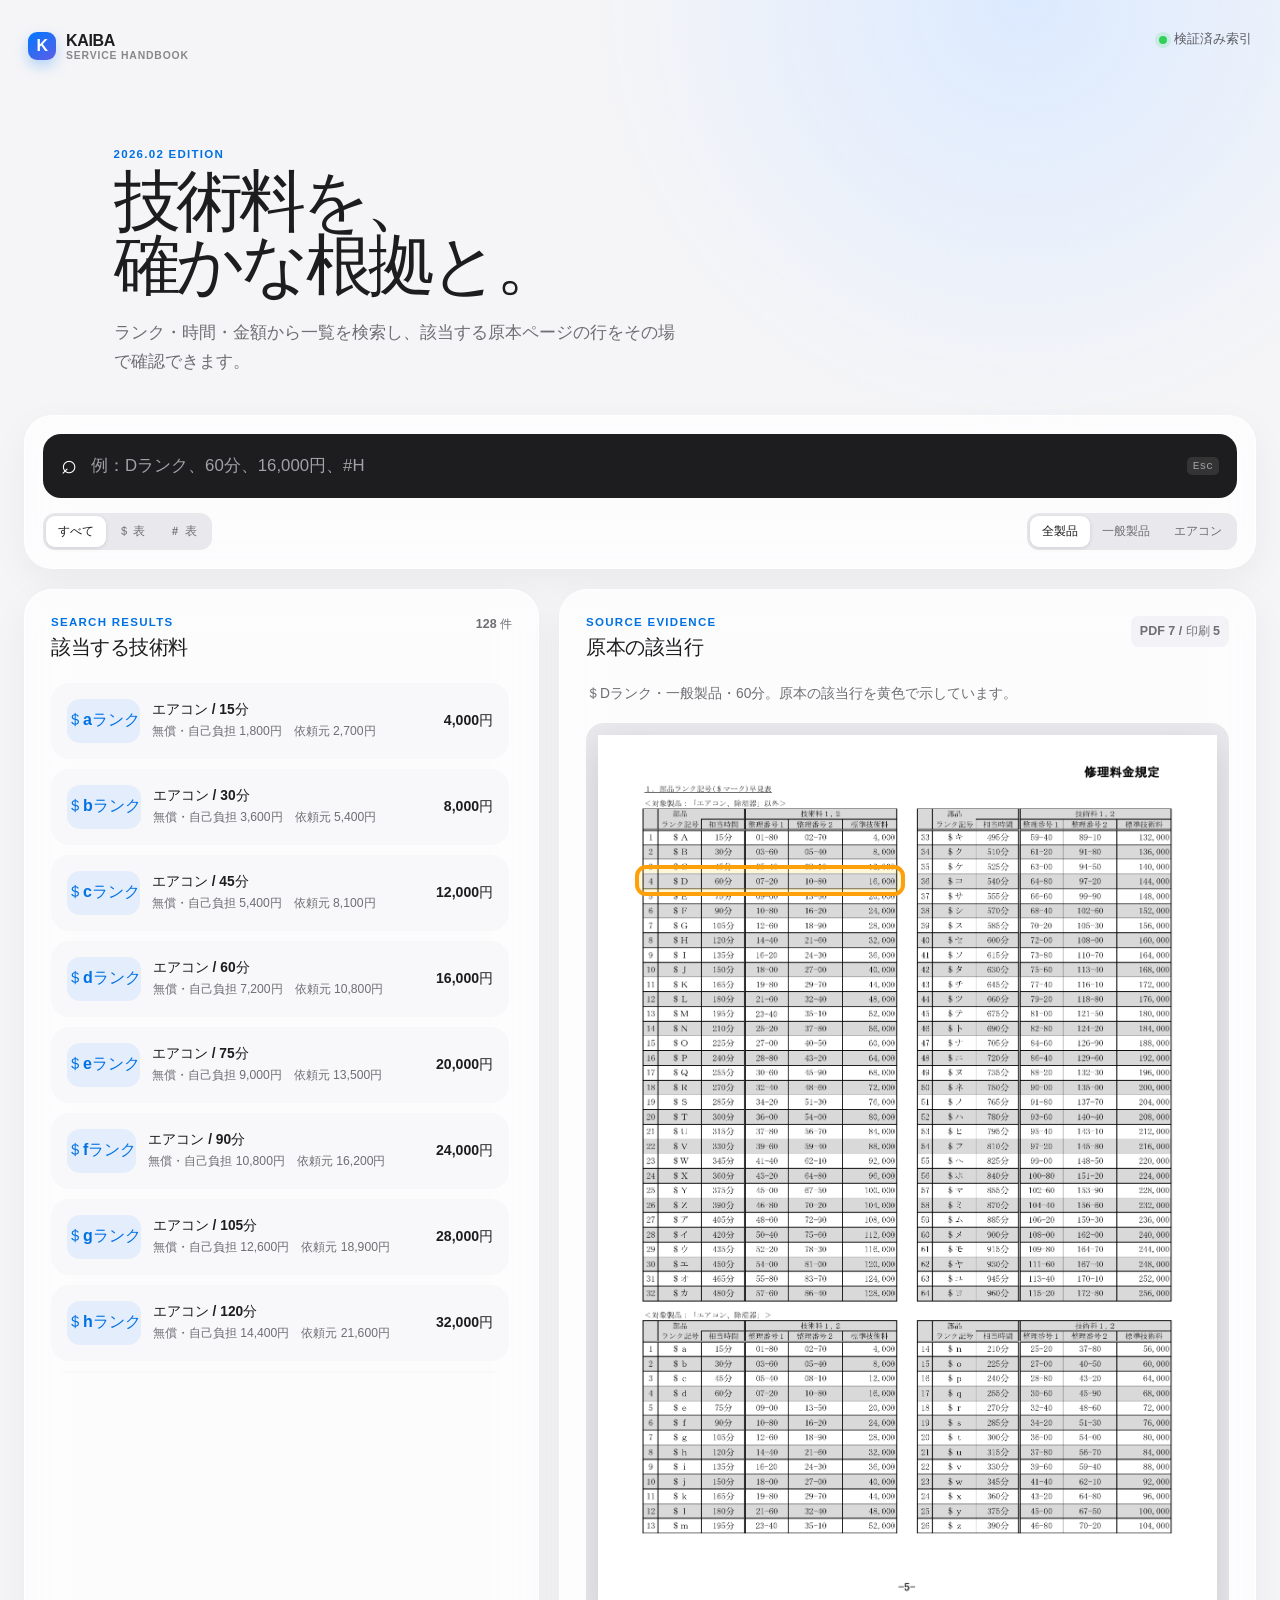
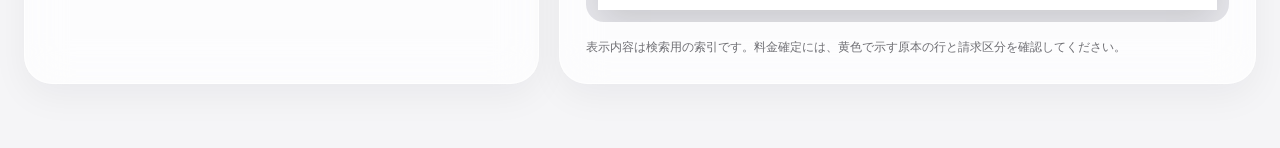
<file: handbook-viewer/index.html>
<!doctype html>
<html lang="ja">
  <head>
    <meta charset="utf-8">
    <meta name="viewport" content="width=device-width, initial-scale=1">
    <meta name="color-scheme" content="light dark">
    <title>技術料一覧 | KAIBA</title>
    <link rel="stylesheet" href="./styles.css">
  </head>
  <body>
    <main class="app-shell">
      <header class="topbar">
        <a class="brand" href="#top" aria-label="技術料一覧の先頭へ">
          <span class="brand-mark" aria-hidden="true">K</span>
          <span>KAIBA <small>Service Handbook</small></span>
        </a>
        <p class="source-state"><span class="state-dot"></span>検証済み索引</p>
      </header>

      <section class="hero" id="top" aria-labelledby="page-title">
        <p class="eyebrow">2026.02 EDITION</p>
        <h1 id="page-title">技術料を、<br>確かな根拠と。</h1>
        <p class="intro">ランク・時間・金額から一覧を検索し、該当する原本ページの行をその場で確認できます。</p>
      </section>

      <section class="search-panel" aria-label="技術料を検索">
        <label class="search-box" for="search-input">
          <span aria-hidden="true">⌕</span>
          <input id="search-input" type="search" autocomplete="off" placeholder="例：Dランク、60分、16,000円、#H" autofocus>
          <kbd>Esc</kbd>
        </label>
        <div class="filter-row" aria-label="絞り込み">
          <div class="segmented" role="group" aria-label="表の種類">
            <button type="button" class="is-active" data-filter="mark" data-value="all">すべて</button>
            <button type="button" data-filter="mark" data-value="dollar">＄ 表</button>
            <button type="button" data-filter="mark" data-value="sharp">＃ 表</button>
          </div>
          <div class="segmented" role="group" aria-label="製品区分">
            <button type="button" class="is-active" data-filter="category" data-value="all">全製品</button>
            <button type="button" data-filter="category" data-value="general">一般製品</button>
            <button type="button" data-filter="category" data-value="aircon">エアコン</button>
          </div>
        </div>
      </section>

      <section class="workspace" aria-label="検索結果と原本表示">
        <section class="results-panel" aria-labelledby="results-title">
          <div class="section-heading">
            <div>
              <p class="eyebrow">SEARCH RESULTS</p>
              <h2 id="results-title">該当する技術料</h2>
            </div>
            <output id="result-count" aria-live="polite"></output>
          </div>
          <div id="result-list" class="result-list" aria-live="polite"></div>
        </section>

        <aside class="evidence-panel" aria-labelledby="evidence-title">
          <div class="section-heading evidence-heading">
            <div>
              <p class="eyebrow">SOURCE EVIDENCE</p>
              <h2 id="evidence-title">原本の該当行</h2>
            </div>
            <span id="page-label" class="page-label">PDF 7 / 印刷 5</span>
          </div>
          <p id="selection-summary" class="selection-summary">検索結果を選ぶと、原本ページ内の該当行を強調表示します。</p>
          <div class="document-frame">
            <div id="page-stage" class="page-stage" tabindex="0" aria-label="サービスハンドブックの原本ページ">
              <img id="source-page" src="./assets/fee-page-7.png" alt="2026年2月サービスハンドブック PDF 7ページ 技術料一覧表">
              <div id="evidence-highlight" class="evidence-highlight" hidden aria-hidden="true"><span>該当行</span></div>
            </div>
          </div>
          <p class="evidence-note">表示内容は検索用の索引です。料金確定には、黄色で示す原本の行と請求区分を確認してください。</p>
        </aside>
      </section>
    </main>
    <script src="./technical-fee-data.js"></script>
    <script src="./app.js"></script>
  </body>
</html>
</file>
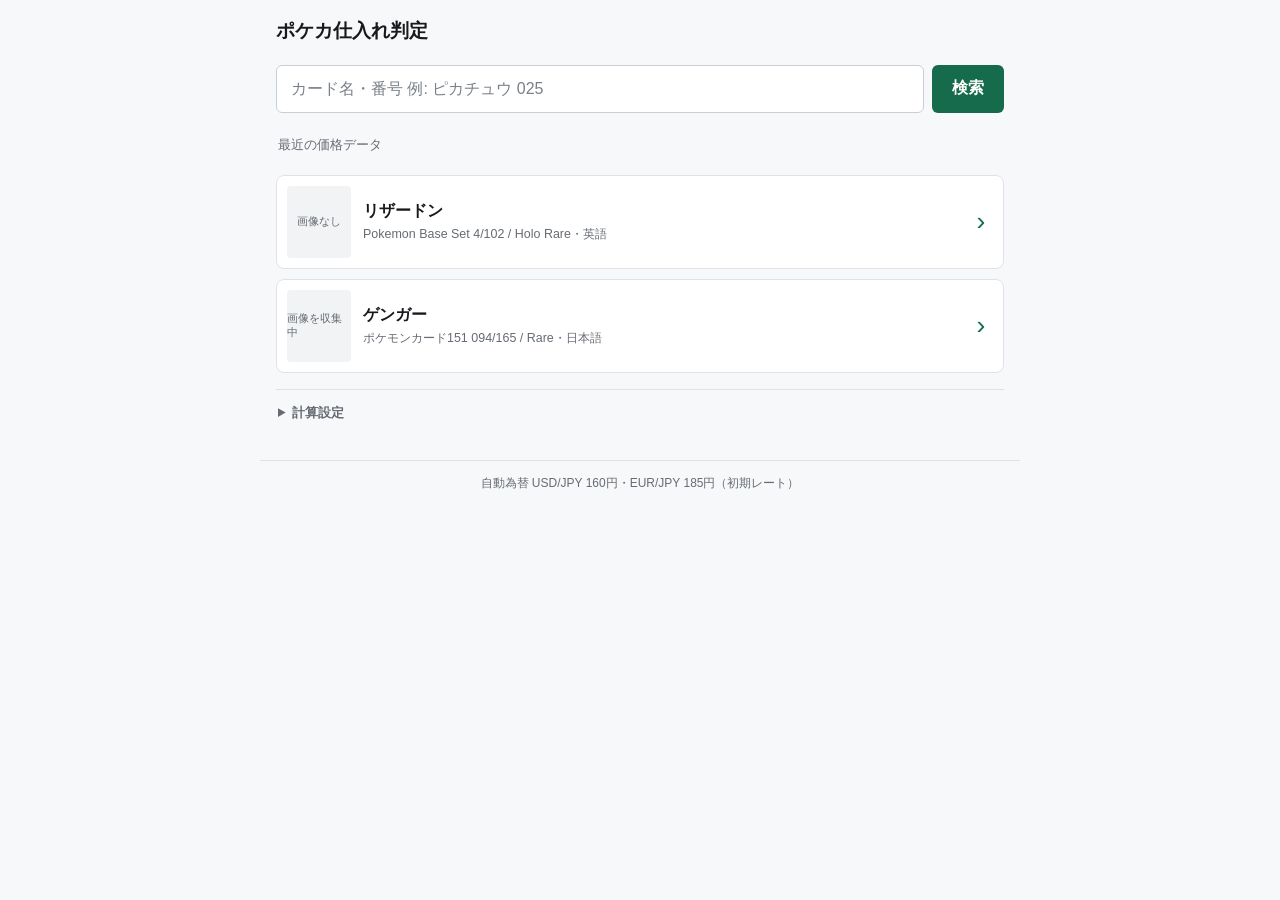
<file: pokemon-market/index.html>
<!doctype html>
<html lang="ja">
<head>
  <meta charset="utf-8">
  <meta name="viewport" content="width=device-width, initial-scale=1, viewport-fit=cover">
  <meta name="theme-color" content="#f7f8fa">
  <meta name="apple-mobile-web-app-capable" content="yes">
  <title>ポケカ仕入れ判定</title>
  <link rel="icon" href="data:,">
  <link rel="manifest" href="manifest.webmanifest">
  <link rel="stylesheet" href="styles.css?v=22">
</head>
<body>
  <header class="app-header">
    <h1>ポケカ仕入れ判定</h1>
  </header>

  <main class="app-main">
    <section class="search-section" aria-labelledby="searchTitle">
      <h2 id="searchTitle" class="visually-hidden">カード検索</h2>
      <form id="searchForm" class="search-form" role="search">
        <label class="visually-hidden" for="searchInput">カード名またはカード番号</label>
        <div class="search-row">
          <div class="search-field">
            <input
              id="searchInput"
              class="search-input"
              type="search"
              enterkeyhint="search"
              autocomplete="off"
              placeholder="カード名・番号 例: ピカチュウ 025"
            >
            <button id="clearSearch" class="clear-search" type="button" aria-label="検索語を消す" title="検索語を消す" hidden>×</button>
          </div>
          <button class="search-button" type="submit">検索</button>
        </div>
      </form>

      <div class="result-toolbar">
        <p id="searchStatus" class="search-status" role="status">カードを検索してください</p>
        <div id="rarityFilters" class="rarity-filters" role="group" aria-label="レアリティで絞り込む" hidden></div>
      </div>

      <section id="selectionPanel" class="selection-panel" aria-label="選択したカード" hidden>
        <article class="selected-card">
          <div id="selectedCardSummary" class="selected-card-summary"></div>
          <button id="chooseAnother" class="choose-another" type="button">選び直す</button>
          <div id="selectedMarket" class="card-calculator"></div>

          <div class="store-price-row">
            <label for="purchasePriceInput">仕入れ金額</label>
            <div class="store-price-input">
              <span aria-hidden="true">円</span>
              <input id="purchasePriceInput" type="number" min="0" step="1" inputmode="numeric" placeholder="500">
            </div>
          </div>

          <div id="selectedProfit" class="profit-strip" aria-label="種類別利益" aria-live="polite"></div>
        </article>
      </section>

      <div id="cardList" class="card-list" aria-live="polite"></div>
    </section>

    <details class="calculator-settings">
      <summary>計算設定</summary>
      <div class="settings-grid">
        <label>eBay手数料 (%)<input id="feeRateInput" type="number" min="0" max="100" step="0.1"></label>
        <label>海外送料 (円)<input id="internationalShippingInput" type="number" min="0" step="1"></label>
        <label>梱包費 (円)<input id="packingCostInput" type="number" min="0" step="1"></label>
        <label>為替余裕率 (%)<input id="fxBufferRateInput" type="number" min="0" max="100" step="0.1"></label>
        <label>目標利益 (円)<input id="targetProfitInput" type="number" min="0" step="1"></label>
        <label>目標ROI (%)<input id="targetRoiInput" type="number" min="0" step="1"></label>
      </div>
    </details>
  </main>

  <footer class="app-footer">
    <p id="fxStatus" role="status">為替レートを取得中</p>
  </footer>

  <div id="notification" class="notification" role="status" aria-live="polite" aria-atomic="true"></div>
  <script type="module" src="app.js?v=22"></script>
</body>
</html>
</file>
<file: handbook-viewer/styles.css>
:root { color-scheme: light dark; font-family: -apple-system, BlinkMacSystemFont, "Segoe UI", sans-serif; background: #f5f5f7; color: #1d1d1f; font-synthesis: none; }
* { box-sizing: border-box; }
body { margin: 0; min-width: 320px; background: radial-gradient(circle at 80% 0%, #dceaff 0, transparent 27rem), #f5f5f7; }
button, input { font: inherit; }
button { cursor: pointer; }
.app-shell { width: min(1440px, calc(100% - 48px)); margin: 0 auto; padding: 20px 0 64px; }
.topbar { min-height: 52px; display: flex; justify-content: space-between; align-items: center; padding: 0 4px; }
.brand { color: inherit; display: inline-flex; gap: 10px; align-items: center; text-decoration: none; font-weight: 700; letter-spacing: -.02em; }
.brand small { display: block; font-size: .65rem; font-weight: 600; letter-spacing: .08em; opacity: .5; text-transform: uppercase; }
.brand-mark { width: 28px; height: 28px; display: grid; place-items: center; border-radius: 9px; color: #fff; background: linear-gradient(145deg, #007aff, #5e5ce6); box-shadow: 0 6px 14px #007aff45; }
.source-state { display: flex; gap: 7px; align-items: center; font-size: .8rem; font-weight: 650; color: #5b5b61; }
.state-dot { width: 8px; height: 8px; border-radius: 50%; background: #30d158; box-shadow: 0 0 0 4px #30d15826; }
.hero { padding: clamp(44px, 6vw, 76px) 7vw 38px; max-width: 800px; }
.eyebrow { margin: 0 0 10px; color: #0071e3; font-size: .72rem; font-weight: 800; letter-spacing: .11em; }
h1, h2, p { margin-top: 0; } h1 { margin-bottom: 20px; font-size: clamp(2.9rem, 5.2vw, 4.8rem); line-height: .96; letter-spacing: -.065em; }
h2 { margin-bottom: 0; font-size: 1.25rem; letter-spacing: -.025em; }.intro { max-width: 570px; margin-bottom: 0; color: #6e6e73; font-size: 1.08rem; line-height: 1.7; }
.search-panel, .results-panel, .evidence-panel { border: 1px solid #ffffffb5; background: #ffffffb8; box-shadow: 0 12px 36px #1d1d1f0d; backdrop-filter: blur(22px) saturate(150%); }
.search-panel { padding: 18px; border-radius: 28px; }.search-box { min-height: 64px; display: flex; align-items: center; gap: 12px; padding: 0 18px; border-radius: 18px; background: #1d1d1f; color: #fff; }.search-box > span { font-size: 1.7rem; transform: translateY(-2px); }.search-box input { flex: 1; min-width: 0; color: inherit; border: 0; outline: 0; background: transparent; font-size: 1.05rem; }.search-box input::placeholder { color: #a1a1a6; }.search-box kbd { border-radius: 5px; padding: 3px 6px; color: #a1a1a6; background: #ffffff1a; font-size: .7rem; }
.filter-row { display: flex; justify-content: space-between; gap: 12px; flex-wrap: wrap; padding-top: 15px; }.segmented { display: inline-flex; border-radius: 12px; padding: 3px; background: #e8e8ed; }.segmented button { min-height: 31px; border: 0; border-radius: 9px; padding: 0 12px; color: #6e6e73; background: transparent; font-size: .78rem; font-weight: 700; }.segmented button.is-active { color: #1d1d1f; background: #fff; box-shadow: 0 1px 4px #0000001c; }
.workspace { display: grid; grid-template-columns: minmax(380px, .85fr) minmax(0, 1.15fr); gap: 20px; margin-top: 20px; }.results-panel, .evidence-panel { min-width: 0; border-radius: 28px; padding: 26px; }.section-heading { display: flex; align-items: flex-start; justify-content: space-between; gap: 12px; margin-bottom: 22px; }.section-heading .eyebrow { margin-bottom: 6px; } output, .page-label { color: #6e6e73; font-size: .78rem; font-weight: 650; }.page-label { padding: 7px 9px; border-radius: 8px; background: #f2f2f7; white-space: nowrap; }.result-list { display: grid; gap: 10px; max-height: 690px; overflow: auto; padding-right: 3px; }.result-card { width: 100%; display: grid; grid-template-columns: auto 1fr auto; gap: 12px; align-items: center; padding: 15px; border: 1px solid transparent; border-radius: 18px; text-align: left; color: inherit; background: #f8f8fa; transition: transform 180ms ease, border-color 180ms ease, background 180ms ease; }.result-card:hover, .result-card:focus-visible { transform: translateY(-1px); border-color: #007aff66; outline: 0; }.result-card:active { transform: scale(.985); }.result-card.is-selected { border-color: #007aff; background: #eaf3ff; }.rank-badge { min-width: 44px; height: 44px; display: grid; place-items: center; border-radius: 13px; color: #0071e3; background: #007aff16; font-size: 1rem; font-weight: 800; }.result-name { display: block; font-size: .86rem; font-weight: 750; }.result-meta { display: block; margin-top: 4px; color: #6e6e73; font-size: .76rem; }.result-price { font-size: .88rem; font-weight: 800; white-space: nowrap; }.empty { margin: 48px 0; color: #6e6e73; text-align: center; }.selection-summary { margin-bottom: 18px; color: #6e6e73; font-size: .86rem; line-height: 1.6; }.document-frame { width: 100%; min-width: 0; max-width: 100%; padding: 12px; overflow: auto; border-radius: 18px; background: #e8e8ed; }.page-stage { position: relative; width: max(560px, 100%); line-height: 0; box-shadow: 0 14px 34px #1d1d1f24; }.page-stage:focus-visible { outline: 3px solid #007aff; outline-offset: 3px; }.page-stage img { width: 100%; height: auto; display: block; }.evidence-highlight { position: absolute; border: 3px solid #ff9f0a; background: #ffcc0061; box-shadow: 0 0 0 5px #ffcc0029; border-radius: 3px; pointer-events: none; }.evidence-highlight span { position: absolute; top: -26px; left: -3px; padding: 4px 7px; border-radius: 7px 7px 7px 0; color: #412600; background: #ffcc00; font-size: .7rem; font-weight: 800; line-height: 1; white-space: nowrap; }.evidence-note { margin: 16px 0 0; color: #6e6e73; font-size: .76rem; line-height: 1.6; }
@media (max-width: 860px) { .app-shell { width: min(100% - 28px, 680px); padding-top: 12px; }.source-state { display: none; }.hero { padding: 58px 8px 36px; }.workspace { grid-template-columns: 1fr; }.results-panel, .evidence-panel { padding: 20px; border-radius: 22px; }.result-list { max-height: 470px; }.filter-row { display: grid; grid-template-columns: minmax(0, 1fr); width: 100%; }.segmented { display: flex; width: 100%; }.segmented button { flex: 1 1 0; padding: 0 4px; font-size: .71rem; }.page-stage { width: 560px; } }
@media (prefers-reduced-motion: reduce) { *, *::before, *::after { scroll-behavior: auto !important; transition-duration: 1ms !important; animation-duration: 1ms !important; } }
@media (prefers-reduced-transparency: reduce) { .search-panel, .results-panel, .evidence-panel { background: #fff; backdrop-filter: none; } }
@media (prefers-contrast: more) { .search-panel, .results-panel, .evidence-panel { border-color: #1d1d1f; } .result-card { border-color: #6e6e73; } }
@media (prefers-color-scheme: dark) { :root { background: #101113; color: #f5f5f7; } body { background: radial-gradient(circle at 80% 0%, #102b52 0, transparent 27rem), #101113; }.source-state, .intro, output, .page-label, .result-meta, .selection-summary, .evidence-note { color: #a1a1a6; }.search-panel, .results-panel, .evidence-panel { border-color: #ffffff1c; background: #202124c9; }.segmented { background: #303136; }.segmented button.is-active { color: #f5f5f7; background: #4a4b51; }.result-card { background: #292a2f; }.result-card.is-selected { background: #123a64; }.page-label { background: #303136; }.document-frame { background: #2c2d31; } }
.evidence-highlight { border: 0; outline: 4px solid #ff9f0a; outline-offset: 4px; background: transparent; box-shadow: 0 0 0 7px #ffcc0029; }.evidence-highlight span { display: none; }
</file>
<file: pokemon-market/styles.css>
:root {
  color-scheme: light;
  font-family: Inter, "Noto Sans JP", "Yu Gothic UI", Meiryo, sans-serif;
  --bg: #f7f8fa;
  --surface: #ffffff;
  --surface-muted: #f1f3f5;
  --text: #17191c;
  --muted: #666b73;
  --line: #dfe3e8;
  --brand: #176b4d;
  --brand-dark: #0d5139;
  --positive: #087443;
  --positive-bg: #e8f7ef;
  --negative: #b42318;
  --negative-bg: #fff0ee;
  --focus: #176b4d;
  --shadow: 0 8px 24px rgb(23 25 28 / 8%);
}

* {
  box-sizing: border-box;
}

[hidden] {
  display: none !important;
}

html {
  background: var(--bg);
}

body {
  min-width: 320px;
  min-height: 100vh;
  margin: 0;
  color: var(--text);
  background: var(--bg);
  letter-spacing: 0;
}

button,
input {
  font: inherit;
}

button {
  cursor: pointer;
}

button:focus-visible,
input:focus-visible,
summary:focus-visible {
  outline: 3px solid color-mix(in srgb, var(--focus) 30%, transparent);
  outline-offset: 2px;
}

.visually-hidden {
  position: absolute;
  width: 1px;
  height: 1px;
  padding: 0;
  margin: -1px;
  overflow: hidden;
  clip: rect(0, 0, 0, 0);
  white-space: nowrap;
  border: 0;
}

.app-header {
  width: min(100%, 760px);
  margin: 0 auto;
  padding: max(18px, env(safe-area-inset-top)) 16px 12px;
}

.app-header h1 {
  margin: 0;
  font-size: 1.2rem;
  line-height: 1.4;
  font-weight: 800;
}

.app-main {
  width: min(100%, 760px);
  margin: 0 auto;
  padding: 0 12px 24px;
}

.search-section {
  min-width: 0;
}

.search-form {
  position: sticky;
  top: 0;
  z-index: 10;
  padding: 8px 0;
  background: color-mix(in srgb, var(--bg) 94%, transparent);
  backdrop-filter: blur(12px);
}

.search-row {
  display: grid;
  grid-template-columns: minmax(0, 1fr) auto;
  gap: 8px;
}

.search-field {
  position: relative;
  min-width: 0;
}

.search-input {
  width: 100%;
  min-width: 0;
  min-height: 48px;
  padding: 0 48px 0 14px;
  color: var(--text);
  background: var(--surface);
  border: 1px solid #c9ced5;
  border-radius: 6px;
  font-size: 16px;
}

.search-input::placeholder {
  color: #7a8088;
}

.search-button {
  min-width: 72px;
  min-height: 48px;
  padding: 0 16px;
  color: #fff;
  background: var(--brand);
  border: 0;
  border-radius: 6px;
  font-weight: 800;
}

.search-button:active {
  background: var(--brand-dark);
}

.store-price-row {
  display: grid;
  grid-template-columns: auto minmax(0, 1fr);
  align-items: center;
  gap: 14px;
  margin: 2px 0 8px;
  padding: 10px 12px;
  background: var(--surface);
  border: 1px solid var(--line);
  border-radius: 8px;
}

.store-price-row label {
  font-size: 0.9rem;
  font-weight: 900;
}

.store-price-input {
  display: grid;
  grid-template-columns: auto minmax(0, 1fr);
  align-items: center;
  overflow: hidden;
  border: 2px solid #8d9791;
  border-radius: 6px;
}

.store-price-input:focus-within {
  border-color: var(--brand);
}

.store-price-input span {
  padding-left: 12px;
  font-weight: 800;
}

.store-price-input input {
  width: 100%;
  min-width: 0;
  min-height: 46px;
  padding: 0 12px 0 6px;
  text-align: right;
  border: 0;
  outline: 0;
  font-size: 1.08rem;
  font-weight: 900;
}

.result-toolbar {
  display: grid;
  min-height: 44px;
  grid-template-columns: auto minmax(0, 1fr);
  align-items: center;
  gap: 8px;
  margin: 2px 2px 8px;
}

.search-status {
  margin: 0;
  color: var(--muted);
  font-size: 0.84rem;
  line-height: 1.5;
}

.clear-search {
  position: absolute;
  top: 2px;
  right: 2px;
  display: grid;
  width: 44px;
  min-height: 44px;
  place-items: center;
  padding: 0;
  color: var(--brand-dark);
  background: transparent;
  border: 0;
  font-size: 1.4rem;
  font-weight: 700;
}

.rarity-filters {
  display: flex;
  min-width: 0;
  justify-content: flex-end;
  gap: 2px;
}

.rarity-filters button {
  min-width: 44px;
  min-height: 44px;
  padding: 0 5px;
  color: var(--brand-dark);
  background: var(--surface);
  border: 1px solid #b9c5bf;
  border-radius: 5px;
  font-size: 0.7rem;
  font-weight: 800;
  white-space: nowrap;
}

.rarity-filters button[aria-pressed="true"] {
  color: #fff;
  background: var(--brand);
  border-color: var(--brand);
  box-shadow: inset 0 0 0 2px #fff;
}

.card-list {
  display: grid;
  gap: 6px;
}

.show-more {
  width: 100%;
  min-height: 48px;
  margin-top: 4px;
  color: var(--brand-dark);
  background: var(--surface);
  border: 1px solid #b9c5bf;
  border-radius: 6px;
  font-size: 0.86rem;
  font-weight: 800;
}

.result-card {
  overflow: hidden;
  background: var(--surface);
  border: 1px solid var(--line);
  border-radius: 8px;
}

.card-select {
  display: grid;
  width: 100%;
  min-height: 82px;
  grid-template-columns: 64px minmax(0, 1fr) auto;
  align-items: center;
  gap: 12px;
  padding: 10px;
  color: inherit;
  text-align: left;
  background: transparent;
  border: 0;
}

.card-thumb {
  display: grid;
  width: 64px;
  height: 72px;
  place-items: center;
  overflow: hidden;
  color: var(--muted);
  background: var(--surface-muted);
  border-radius: 4px;
  font-size: 0.68rem;
}

.card-thumb img {
  width: 100%;
  height: 100%;
  object-fit: contain;
}

.image-stack {
  display: grid;
  width: 100%;
  height: 100%;
  place-items: center;
  color: var(--muted);
  font-size: 0.68rem;
}

.image-stack > * {
  grid-area: 1 / 1;
}

.image-stack img {
  z-index: 1;
  width: 100%;
  height: 100%;
  object-fit: contain;
  background: var(--surface-muted);
}

.card-copy {
  min-width: 0;
}

.card-name {
  display: block;
  overflow: hidden;
  color: var(--text);
  font-size: 1rem;
  font-weight: 800;
  line-height: 1.35;
  text-overflow: ellipsis;
  white-space: nowrap;
}

.card-meta {
  display: block;
  margin-top: 4px;
  overflow: hidden;
  color: var(--muted);
  font-size: 0.78rem;
  line-height: 1.4;
  text-overflow: ellipsis;
  white-space: nowrap;
}

.price-availability {
  display: inline-block;
  margin-top: 7px;
  color: var(--positive);
  font-size: 0.74rem;
  font-weight: 800;
}

.price-availability.none {
  color: var(--muted);
}

.select-mark {
  display: grid;
  width: 24px;
  height: 32px;
  place-items: center;
  color: var(--brand);
  font-size: 1.65rem;
  font-weight: 500;
}

.selection-panel {
  margin-bottom: 12px;
}

.selected-card {
  position: relative;
  overflow: hidden;
  background: var(--surface);
  border: 2px solid color-mix(in srgb, var(--brand) 52%, var(--line));
  border-radius: 8px;
  box-shadow: var(--shadow);
}

.selected-card-summary {
  display: grid;
  min-height: 124px;
  grid-template-columns: 88px minmax(0, 1fr);
  align-items: center;
  gap: 14px;
  padding: 12px 92px 12px 12px;
}

.selected-card-summary .card-name,
.selected-card-summary .card-meta {
  overflow: visible;
  text-overflow: clip;
  white-space: normal;
}

.selected-card-thumb {
  display: grid;
  width: 88px;
  height: 112px;
  place-items: center;
  overflow: hidden;
  color: var(--muted);
  background: var(--surface-muted);
  border-radius: 4px;
  font-size: 0.7rem;
}

.selected-card-thumb img {
  width: 100%;
  height: 100%;
  object-fit: contain;
}

.choose-another {
  position: absolute;
  top: 10px;
  right: 10px;
  min-height: 44px;
  padding: 0 8px;
  color: var(--brand-dark);
  background: transparent;
  border: 0;
  font-size: 0.78rem;
  font-weight: 800;
}

.selected-card .store-price-row {
  margin: 0;
  padding: 12px;
  background: transparent;
  border: 0;
  border-top: 1px solid var(--line);
  border-radius: 0;
}

.profit-strip {
  display: grid;
  grid-template-columns: repeat(3, minmax(0, 1fr));
  border-top: 1px solid var(--line);
}

.profit-cell {
  display: grid;
  min-width: 0;
  min-height: 58px;
  align-content: center;
  gap: 3px;
  padding: 7px 5px;
  text-align: center;
  border-right: 1px solid var(--line);
}

.profit-cell:last-child {
  border-right: 0;
}

.profit-cell span {
  color: var(--muted);
  font-size: 0.7rem;
  font-weight: 800;
}

.profit-cell strong {
  min-width: 0;
  overflow-wrap: anywhere;
  font-size: clamp(0.68rem, 2.7vw, 0.86rem);
  line-height: 1.3;
}

.profit-cell small {
  color: var(--muted);
  font-size: 0.68rem;
  font-weight: 800;
  line-height: 1.2;
}

.profit-cell.positive strong {
  color: var(--positive);
}

.profit-cell.negative strong {
  color: var(--negative);
}

.profit-cell.unavailable strong {
  color: var(--muted);
  font-weight: 700;
}

.card-calculator {
  padding: 0;
  border-top: 1px solid var(--line);
}

.market-evidence {
  display: grid;
}

.evidence-lane,
.trend-panel {
  display: grid;
  grid-template-columns: minmax(104px, 0.72fr) minmax(0, 1.28fr);
  align-items: center;
  gap: 10px;
  min-height: 62px;
  padding: 10px 12px;
  border-bottom: 1px solid var(--line);
}

.evidence-lane:first-child {
  min-height: 76px;
  background: #f7fbff;
}

.evidence-label {
  color: var(--muted);
  font-size: 0.76rem;
  font-weight: 900;
}

.evidence-value {
  display: grid;
  justify-items: start;
  gap: 2px;
  min-width: 0;
}

.evidence-price {
  color: var(--text);
  font-size: 1.22rem;
  line-height: 1.15;
}

.evidence-lane:first-child .evidence-price {
  color: var(--brand-dark);
  font-size: 1.45rem;
}

.evidence-shipping,
.evidence-sold,
.evidence-message {
  color: var(--muted);
  font-size: 0.76rem;
  line-height: 1.4;
}

.evidence-sold strong {
  color: var(--text);
  font-size: 1.04rem;
}

.trend-content {
  display: flex;
  min-width: 0;
  align-items: center;
  justify-content: space-between;
  gap: 10px;
}

.trend-sparkline {
  width: min(120px, 70%);
  height: 46px;
  overflow: visible;
}

.trend-sparkline polyline {
  fill: none;
  stroke: var(--brand);
  stroke-linecap: round;
  stroke-linejoin: round;
  stroke-width: 3;
  vector-effect: non-scaling-stroke;
}

.trend-change {
  font-size: 0.88rem;
}

.trend-change.up {
  color: var(--positive);
}

.trend-change.down {
  color: var(--negative);
}

.evidence-meta {
  display: grid;
  gap: 4px;
  padding: 10px 12px 4px;
  color: var(--muted);
  font-size: 0.7rem;
  line-height: 1.4;
}

.evidence-meta b {
  color: var(--text);
}

.variant-list {
  display: grid;
  gap: 6px;
}

.variant-row {
  display: grid;
  grid-template-columns: minmax(72px, 0.72fr) minmax(0, 1.28fr);
  gap: 8px;
  min-height: 82px;
  padding: 10px;
  background: var(--surface-muted);
  border-radius: 6px;
}

.variant-name {
  align-self: start;
  font-size: 0.88rem;
  font-weight: 900;
}

.variant-facts {
  display: grid;
  gap: 3px;
  min-width: 0;
}

.sale-line,
.sold-line,
.condition-line {
  color: var(--muted);
  font-size: 0.75rem;
  line-height: 1.4;
}

.sold-line strong {
  color: var(--text);
  font-size: 1rem;
}

.profit-line {
  margin-top: 3px;
  color: var(--text);
  font-size: 0.94rem;
  font-weight: 900;
  line-height: 1.4;
}

.profit-line.positive {
  color: var(--positive);
}

.profit-line.negative {
  color: var(--negative);
}

.decision-label {
  display: inline-block;
  width: fit-content;
  margin-top: 2px;
  padding: 2px 7px;
  color: var(--positive);
  background: var(--positive-bg);
  border-radius: 4px;
  font-size: 0.7rem;
  font-weight: 900;
}

.decision-label.negative {
  color: var(--negative);
  background: var(--negative-bg);
}

.variant-row.unavailable {
  min-height: 54px;
  align-items: center;
  color: var(--muted);
}

.unavailable-copy {
  text-align: right;
  font-size: 0.8rem;
  font-weight: 700;
}

.empty-state {
  padding: 34px 16px;
  color: var(--muted);
  text-align: center;
  background: var(--surface);
  border: 1px solid var(--line);
  border-radius: 8px;
  font-size: 0.88rem;
  line-height: 1.7;
}

.empty-reset {
  display: block;
  min-height: 44px;
  margin: 12px auto 0;
  padding: 0 14px;
  color: #fff;
  background: var(--brand);
  border: 0;
  border-radius: 5px;
  font-weight: 800;
}

.market-links {
  display: grid;
  grid-template-columns: repeat(3, minmax(0, 1fr));
  gap: 6px;
  padding: 8px 12px 12px;
}

.market-links a {
  display: grid;
  min-height: 44px;
  place-items: center;
  padding: 6px 8px;
  color: var(--brand-dark);
  text-align: center;
  background: var(--surface);
  border: 1px solid #b9c5bf;
  border-radius: 5px;
  font-size: 0.76rem;
  font-weight: 800;
  line-height: 1.25;
  text-decoration: none;
}

@media (max-width: 374px) {
  .evidence-lane,
  .trend-panel {
    grid-template-columns: minmax(90px, 0.65fr) minmax(0, 1.35fr);
    gap: 8px;
  }

  .market-links a {
    padding-inline: 4px;
    font-size: 0.68rem;
  }
}

@media (max-width: 374px) {
  .result-toolbar {
    grid-template-columns: 1fr;
  }

  .rarity-filters {
    justify-content: flex-start;
  }
}

.loading-row {
  display: flex;
  align-items: center;
  justify-content: center;
  gap: 9px;
  padding: 28px;
  color: var(--muted);
  font-size: 0.86rem;
}

.loading-dot {
  width: 8px;
  height: 8px;
  background: var(--brand);
  border-radius: 50%;
  animation: pulse 900ms ease-in-out infinite alternate;
}

@keyframes pulse {
  to { opacity: 0.25; transform: scale(0.75); }
}

.calculator-settings {
  margin-top: 16px;
  border-top: 1px solid var(--line);
}

.calculator-settings summary {
  padding: 14px 2px;
  color: var(--muted);
  font-size: 0.84rem;
  font-weight: 800;
  cursor: pointer;
}

.settings-grid {
  display: grid;
  grid-template-columns: repeat(2, minmax(0, 1fr));
  gap: 10px;
  padding: 0 0 12px;
}

.settings-grid label {
  display: grid;
  gap: 5px;
  color: var(--muted);
  font-size: 0.75rem;
}

.settings-grid input {
  width: 100%;
  min-height: 44px;
  padding: 0 10px;
  color: var(--text);
  background: var(--surface);
  border: 1px solid #c9ced5;
  border-radius: 5px;
  font-size: 16px;
}

.app-footer {
  width: min(100%, 760px);
  margin: 0 auto;
  padding: 14px 14px max(24px, env(safe-area-inset-bottom));
  color: var(--muted);
  border-top: 1px solid var(--line);
  font-size: 0.75rem;
  text-align: center;
}

.app-footer p {
  margin: 0;
}

.notification {
  position: fixed;
  right: 12px;
  bottom: max(14px, env(safe-area-inset-bottom));
  left: 12px;
  z-index: 30;
  max-width: 500px;
  margin: auto;
  padding: 11px 14px;
  color: #fff;
  text-align: center;
  background: #20242a;
  border-radius: 6px;
  box-shadow: var(--shadow);
  font-size: 0.82rem;
  opacity: 0;
  pointer-events: none;
  transform: translateY(8px);
  transition: opacity 160ms ease, transform 160ms ease;
}

.notification.visible {
  opacity: 1;
  transform: translateY(0);
}

@media (min-width: 640px) {
  .app-main {
    padding-inline: 16px;
  }

  .card-list {
    gap: 10px;
  }

  .variant-list {
    grid-template-columns: repeat(3, minmax(0, 1fr));
  }

  .variant-row {
    grid-template-columns: 1fr;
    align-content: start;
  }

  .unavailable-copy {
    text-align: left;
  }
}

@media (prefers-reduced-motion: reduce) {
  *,
  *::before,
  *::after {
    scroll-behavior: auto !important;
    animation-duration: 0.01ms !important;
    animation-iteration-count: 1 !important;
    transition-duration: 0.01ms !important;
  }
}
</file>
